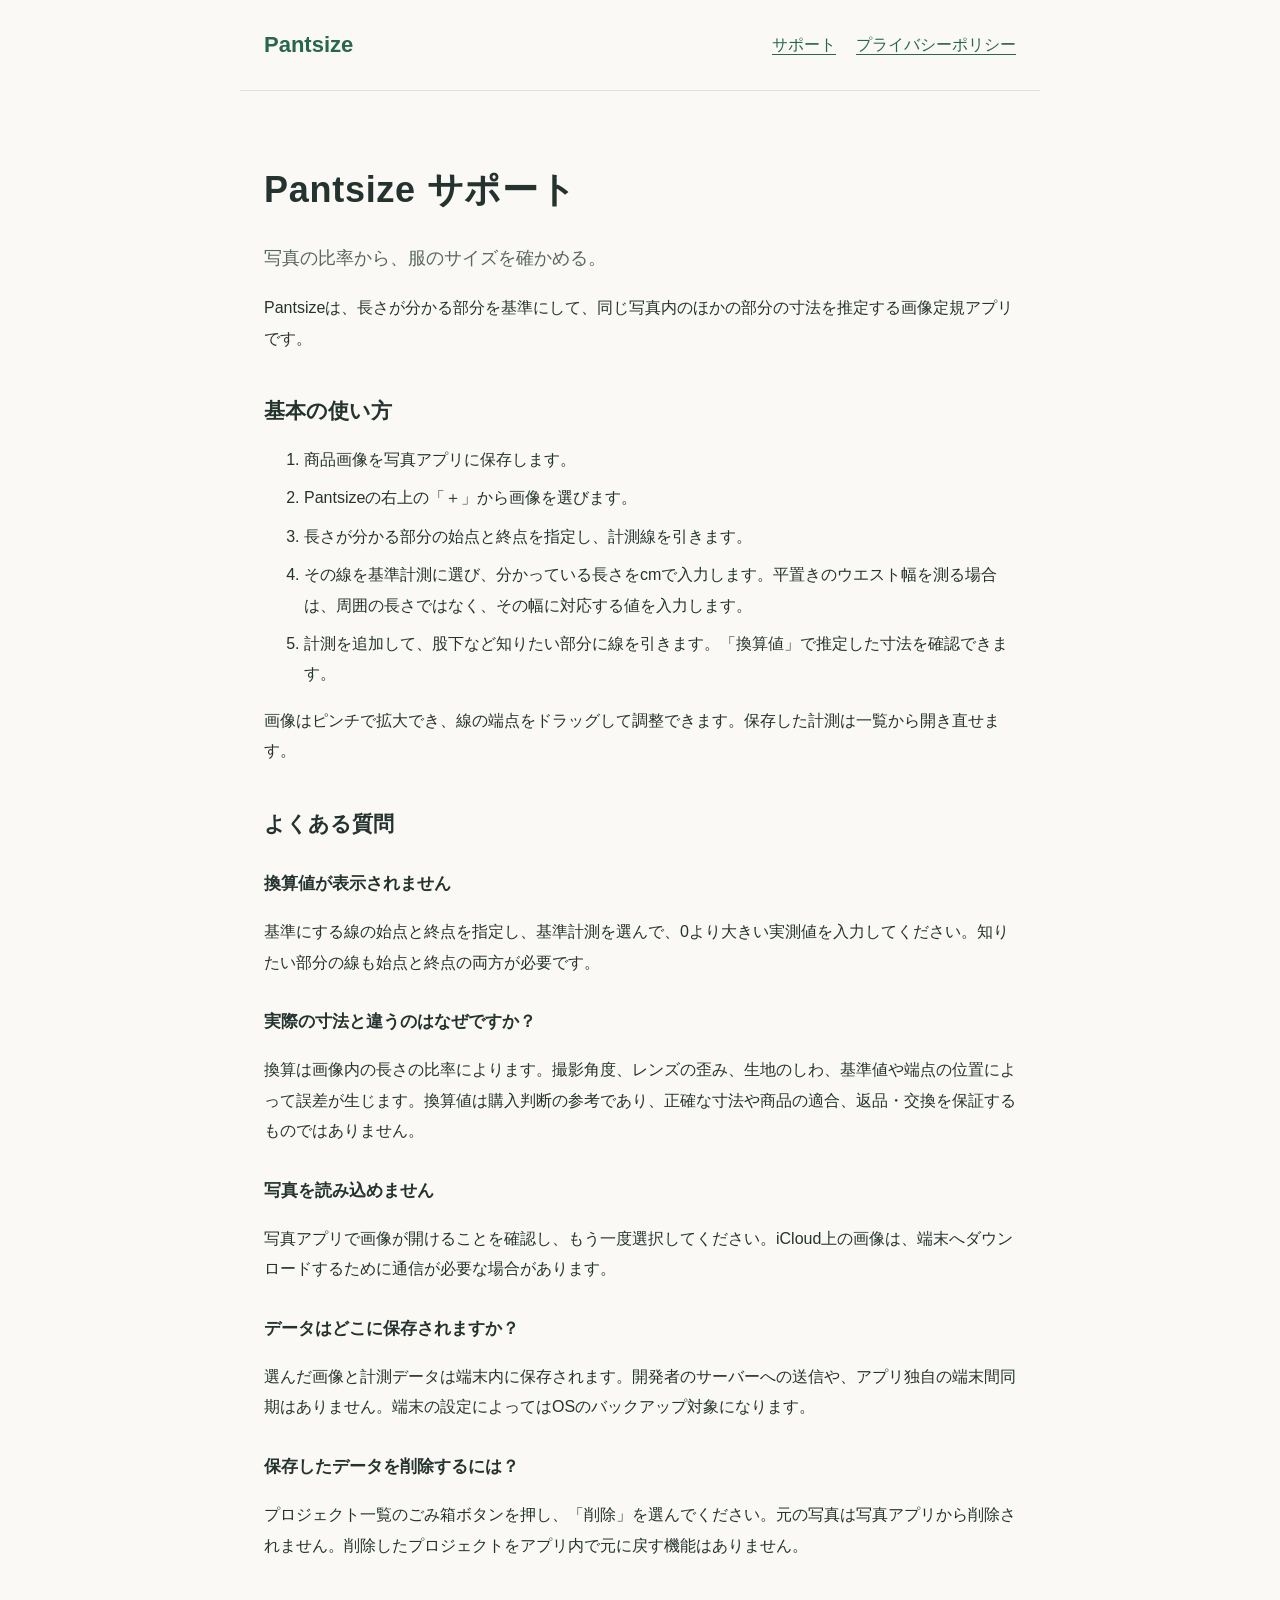
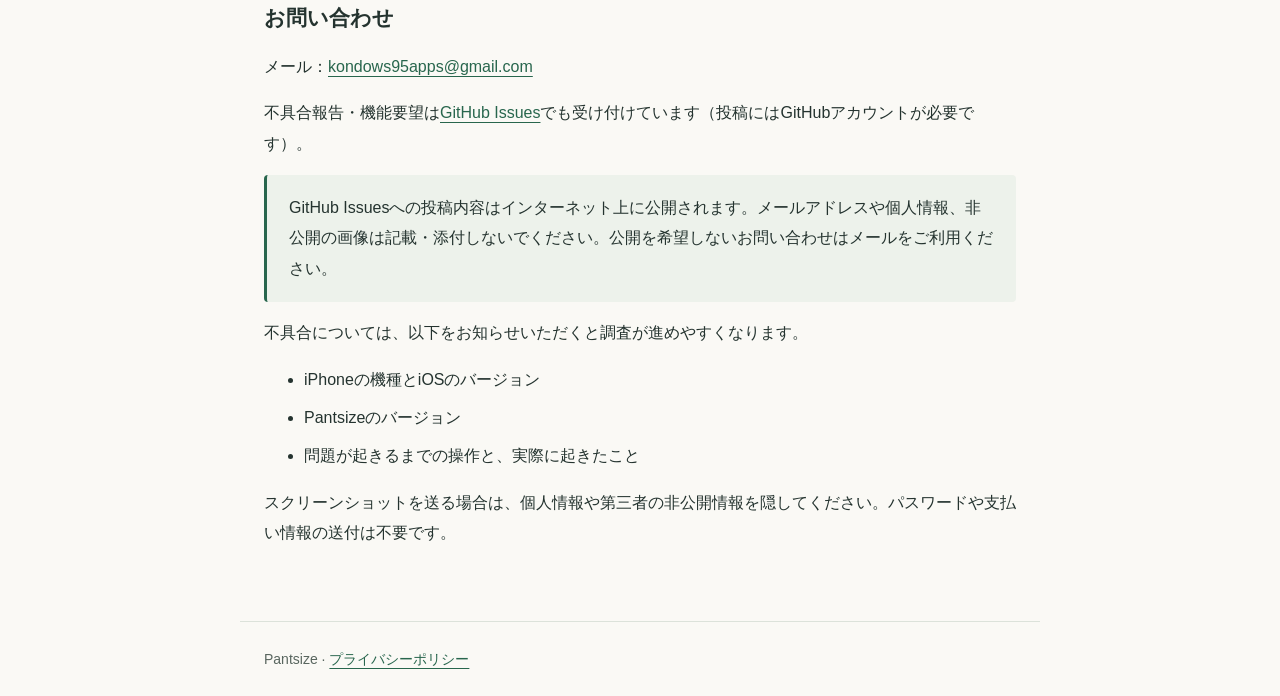
<file: docs/site/index.html>
<!doctype html>
<html lang="ja">
<head><meta charset="utf-8"><meta name="viewport" content="width=device-width,initial-scale=1"><title>サポート | Pantsize</title><meta name="description" content="写真の比率から服の寸法を推定するPantsizeの使い方、よくある質問、お問い合わせ。"><link rel="stylesheet" href="style.css"></head>
<body>
<header><a class="brand" href="index.html">Pantsize</a><nav aria-label="ページ"><a href="index.html" aria-current="page">サポート</a><a href="privacy.html">プライバシーポリシー</a></nav></header>
<main>
<h1>Pantsize サポート</h1>
<p class="lead">写真の比率から、服のサイズを確かめる。</p>
<p>Pantsizeは、長さが分かる部分を基準にして、同じ写真内のほかの部分の寸法を推定する画像定規アプリです。</p>
<h2>基本の使い方</h2>
<ol><li>商品画像を写真アプリに保存します。</li><li>Pantsizeの右上の「＋」から画像を選びます。</li><li>長さが分かる部分の始点と終点を指定し、計測線を引きます。</li><li>その線を基準計測に選び、分かっている長さをcmで入力します。平置きのウエスト幅を測る場合は、周囲の長さではなく、その幅に対応する値を入力します。</li><li>計測を追加して、股下など知りたい部分に線を引きます。「換算値」で推定した寸法を確認できます。</li></ol>
<p>画像はピンチで拡大でき、線の端点をドラッグして調整できます。保存した計測は一覧から開き直せます。</p>
<h2>よくある質問</h2>
<h3>換算値が表示されません</h3><p>基準にする線の始点と終点を指定し、基準計測を選んで、0より大きい実測値を入力してください。知りたい部分の線も始点と終点の両方が必要です。</p>
<h3>実際の寸法と違うのはなぜですか？</h3><p>換算は画像内の長さの比率によります。撮影角度、レンズの歪み、生地のしわ、基準値や端点の位置によって誤差が生じます。換算値は購入判断の参考であり、正確な寸法や商品の適合、返品・交換を保証するものではありません。</p>
<h3>写真を読み込めません</h3><p>写真アプリで画像が開けることを確認し、もう一度選択してください。iCloud上の画像は、端末へダウンロードするために通信が必要な場合があります。</p>
<h3>データはどこに保存されますか？</h3><p>選んだ画像と計測データは端末内に保存されます。開発者のサーバーへの送信や、アプリ独自の端末間同期はありません。端末の設定によってはOSのバックアップ対象になります。</p>
<h3>保存したデータを削除するには？</h3><p>プロジェクト一覧のごみ箱ボタンを押し、「削除」を選んでください。元の写真は写真アプリから削除されません。削除したプロジェクトをアプリ内で元に戻す機能はありません。</p>
<section id="contact" aria-labelledby="contact-title"><h2 id="contact-title">お問い合わせ</h2>
<p>メール：<a href="mailto:kondows95apps@gmail.com">kondows95apps@gmail.com</a></p>
<p>不具合報告・機能要望は<a href="https://github.com/kondows95/pantsize/issues">GitHub Issues</a>でも受け付けています（投稿にはGitHubアカウントが必要です）。</p>
<p class="notice">GitHub Issuesへの投稿内容はインターネット上に公開されます。メールアドレスや個人情報、非公開の画像は記載・添付しないでください。公開を希望しないお問い合わせはメールをご利用ください。</p>
<p>不具合については、以下をお知らせいただくと調査が進めやすくなります。</p>
<ul><li>iPhoneの機種とiOSのバージョン</li><li>Pantsizeのバージョン</li><li>問題が起きるまでの操作と、実際に起きたこと</li></ul>
<p>スクリーンショットを送る場合は、個人情報や第三者の非公開情報を隠してください。パスワードや支払い情報の送付は不要です。</p></section>
</main><footer>Pantsize · <a href="privacy.html">プライバシーポリシー</a></footer>
</body></html>
</file>
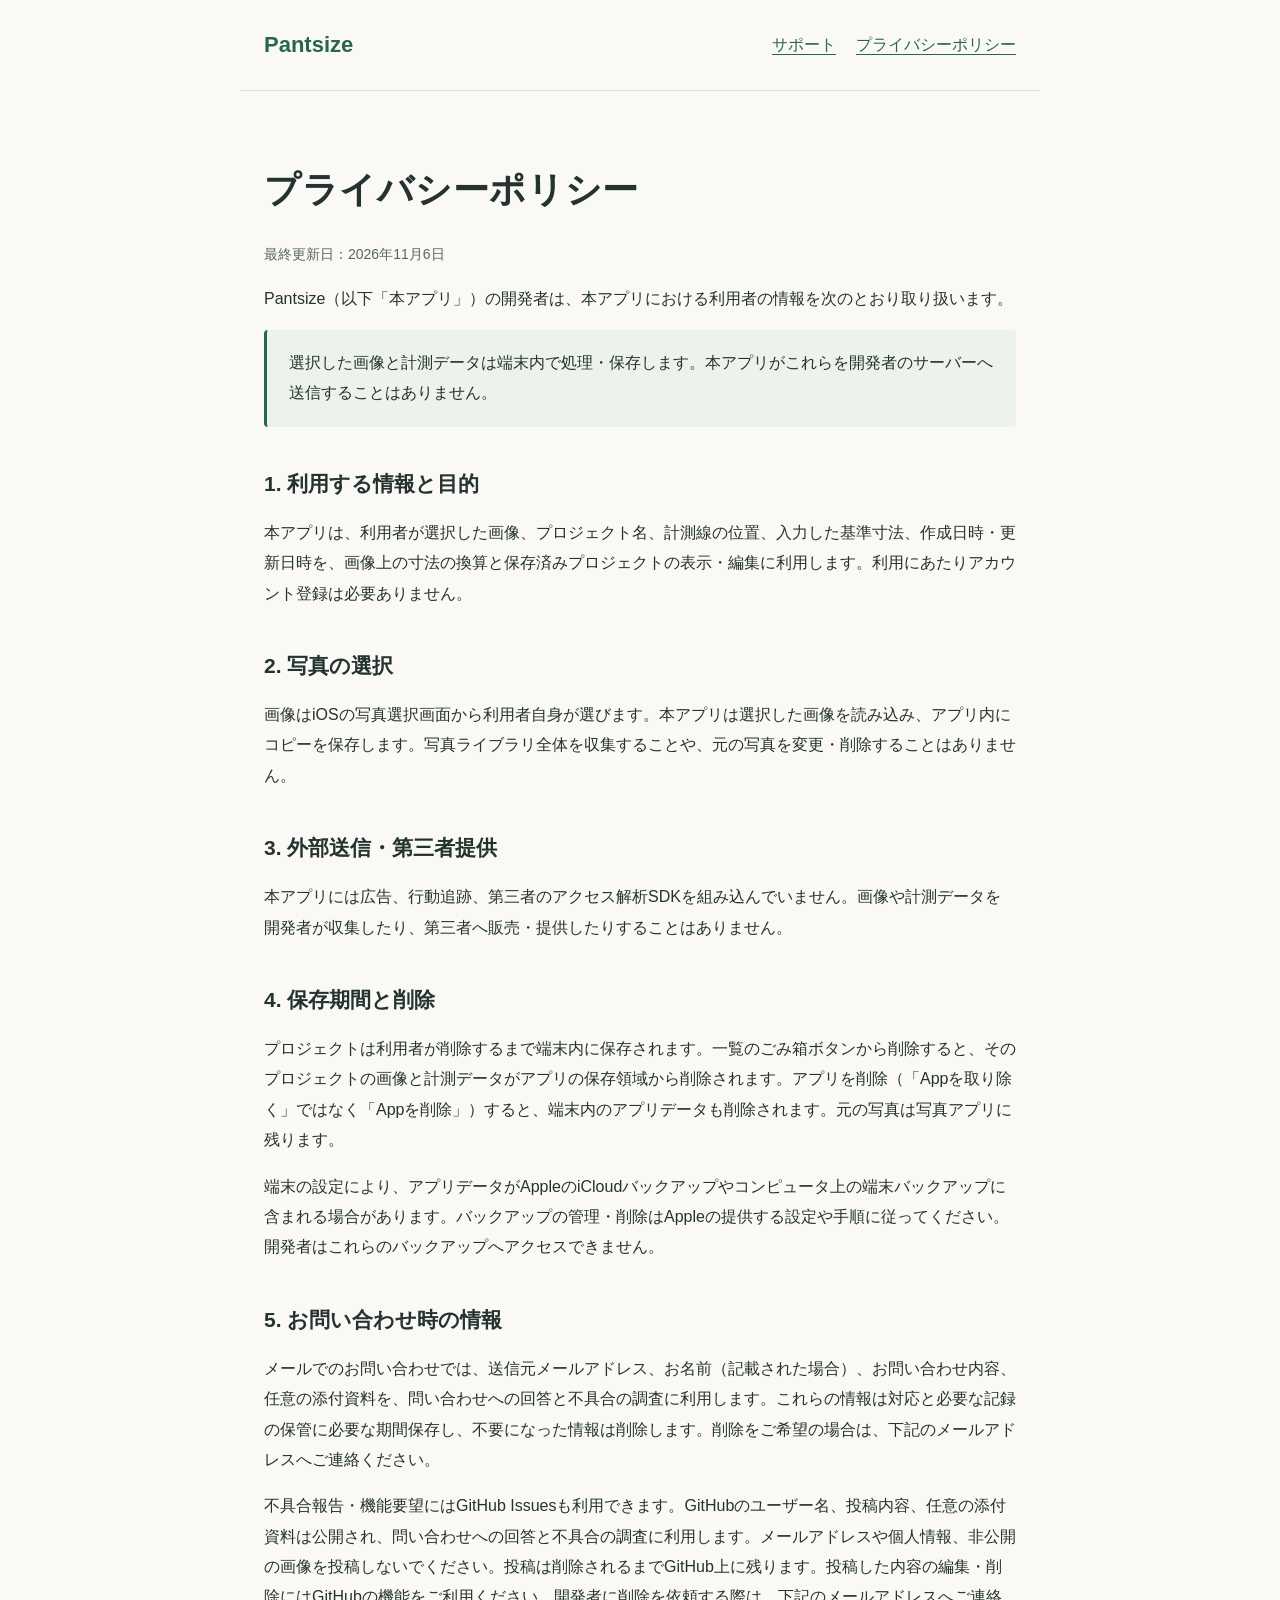
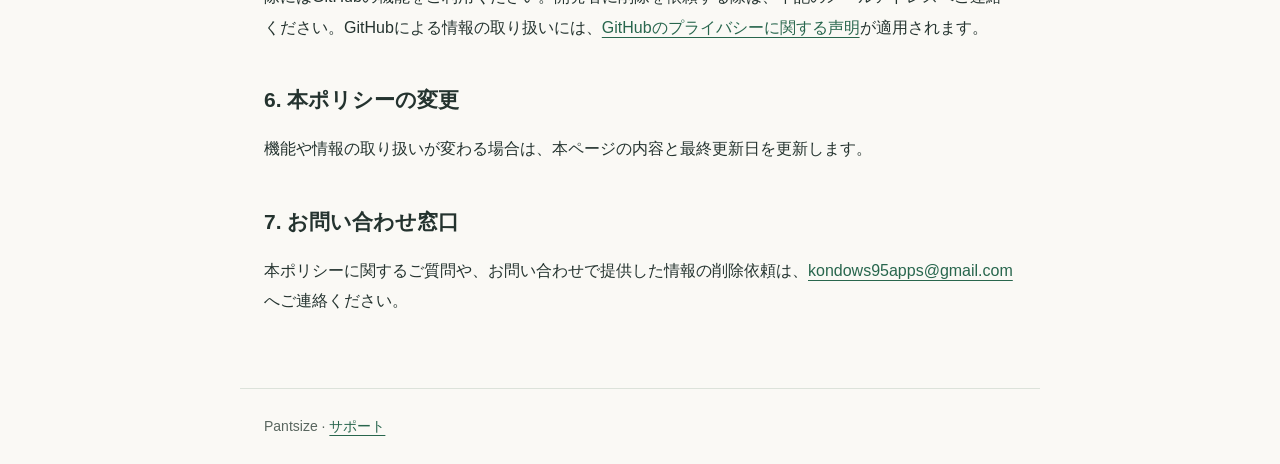
<file: docs/site/privacy.html>
<!doctype html>
<html lang="ja">
<head><meta charset="utf-8"><meta name="viewport" content="width=device-width,initial-scale=1"><title>プライバシーポリシー | Pantsize</title><meta name="description" content="Pantsizeにおける画像・計測データの保存、利用、削除について。"><link rel="stylesheet" href="style.css"></head>
<body>
<header><a class="brand" href="index.html">Pantsize</a><nav aria-label="ページ"><a href="index.html">サポート</a><a href="privacy.html" aria-current="page">プライバシーポリシー</a></nav></header>
<main>
<h1>プライバシーポリシー</h1>
<p class="date">最終更新日：2026年11月6日</p>
<p>Pantsize（以下「本アプリ」）の開発者は、本アプリにおける利用者の情報を次のとおり取り扱います。</p>
<p class="notice">選択した画像と計測データは端末内で処理・保存します。本アプリがこれらを開発者のサーバーへ送信することはありません。</p>
<h2>1. 利用する情報と目的</h2>
<p>本アプリは、利用者が選択した画像、プロジェクト名、計測線の位置、入力した基準寸法、作成日時・更新日時を、画像上の寸法の換算と保存済みプロジェクトの表示・編集に利用します。利用にあたりアカウント登録は必要ありません。</p>
<h2>2. 写真の選択</h2>
<p>画像はiOSの写真選択画面から利用者自身が選びます。本アプリは選択した画像を読み込み、アプリ内にコピーを保存します。写真ライブラリ全体を収集することや、元の写真を変更・削除することはありません。</p>
<h2>3. 外部送信・第三者提供</h2>
<p>本アプリには広告、行動追跡、第三者のアクセス解析SDKを組み込んでいません。画像や計測データを開発者が収集したり、第三者へ販売・提供したりすることはありません。</p>
<h2>4. 保存期間と削除</h2>
<p>プロジェクトは利用者が削除するまで端末内に保存されます。一覧のごみ箱ボタンから削除すると、そのプロジェクトの画像と計測データがアプリの保存領域から削除されます。アプリを削除（「Appを取り除く」ではなく「Appを削除」）すると、端末内のアプリデータも削除されます。元の写真は写真アプリに残ります。</p>
<p>端末の設定により、アプリデータがAppleのiCloudバックアップやコンピュータ上の端末バックアップに含まれる場合があります。バックアップの管理・削除はAppleの提供する設定や手順に従ってください。開発者はこれらのバックアップへアクセスできません。</p>
<h2>5. お問い合わせ時の情報</h2>
<p>メールでのお問い合わせでは、送信元メールアドレス、お名前（記載された場合）、お問い合わせ内容、任意の添付資料を、問い合わせへの回答と不具合の調査に利用します。これらの情報は対応と必要な記録の保管に必要な期間保存し、不要になった情報は削除します。削除をご希望の場合は、下記のメールアドレスへご連絡ください。</p>
<p>不具合報告・機能要望にはGitHub Issuesも利用できます。GitHubのユーザー名、投稿内容、任意の添付資料は公開され、問い合わせへの回答と不具合の調査に利用します。メールアドレスや個人情報、非公開の画像を投稿しないでください。投稿は削除されるまでGitHub上に残ります。投稿した内容の編集・削除にはGitHubの機能をご利用ください。開発者に削除を依頼する際は、下記のメールアドレスへご連絡ください。GitHubによる情報の取り扱いには、<a href="https://docs.github.com/ja/site-policy/privacy-policies/github-general-privacy-statement">GitHubのプライバシーに関する声明</a>が適用されます。</p>
<h2>6. 本ポリシーの変更</h2>
<p>機能や情報の取り扱いが変わる場合は、本ページの内容と最終更新日を更新します。</p>
<h2>7. お問い合わせ窓口</h2>
<p>本ポリシーに関するご質問や、お問い合わせで提供した情報の削除依頼は、<a href="mailto:kondows95apps@gmail.com">kondows95apps@gmail.com</a>へご連絡ください。</p>
</main><footer>Pantsize · <a href="index.html">サポート</a></footer>
</body></html>
</file>
<file: docs/site/style.css>
:root{color-scheme:light;--ink:#24332f;--muted:#59665f;--accent:#28664d;--paper:#faf9f5}*{box-sizing:border-box}body{margin:0;background:var(--paper);color:var(--ink);font-family:-apple-system,BlinkMacSystemFont,"Hiragino Sans","Noto Sans JP",sans-serif;line-height:1.9}header,main,footer{max-width:800px;margin:auto;padding:24px}header{display:flex;flex-wrap:wrap;align-items:center;justify-content:space-between;gap:16px;border-bottom:1px solid #dce2da}.brand{font-size:22px;font-weight:750;text-decoration:none}nav{display:flex;flex-wrap:wrap;gap:20px}a{color:var(--accent);text-underline-offset:4px}a:focus-visible{outline:3px solid var(--accent);outline-offset:5px}main{padding-top:48px;padding-bottom:56px}h1{font-size:clamp(26px,5vw,36px);line-height:1.5;letter-spacing:.02em}h2{font-size:21px;line-height:1.6;margin-top:40px}h3{font-size:17px;margin-top:28px}.lead{font-size:18px;color:var(--muted)}.date,footer{font-size:14px;color:var(--muted)}.notice{padding:18px 22px;background:#edf2eb;border-left:3px solid var(--accent);border-radius:4px}li{margin:8px 0}footer{border-top:1px solid #dce2da} @media(max-width:480px){header,main,footer{padding-left:20px;padding-right:20px}main{padding-top:28px}nav{gap:14px;font-size:14px}}
</file>
